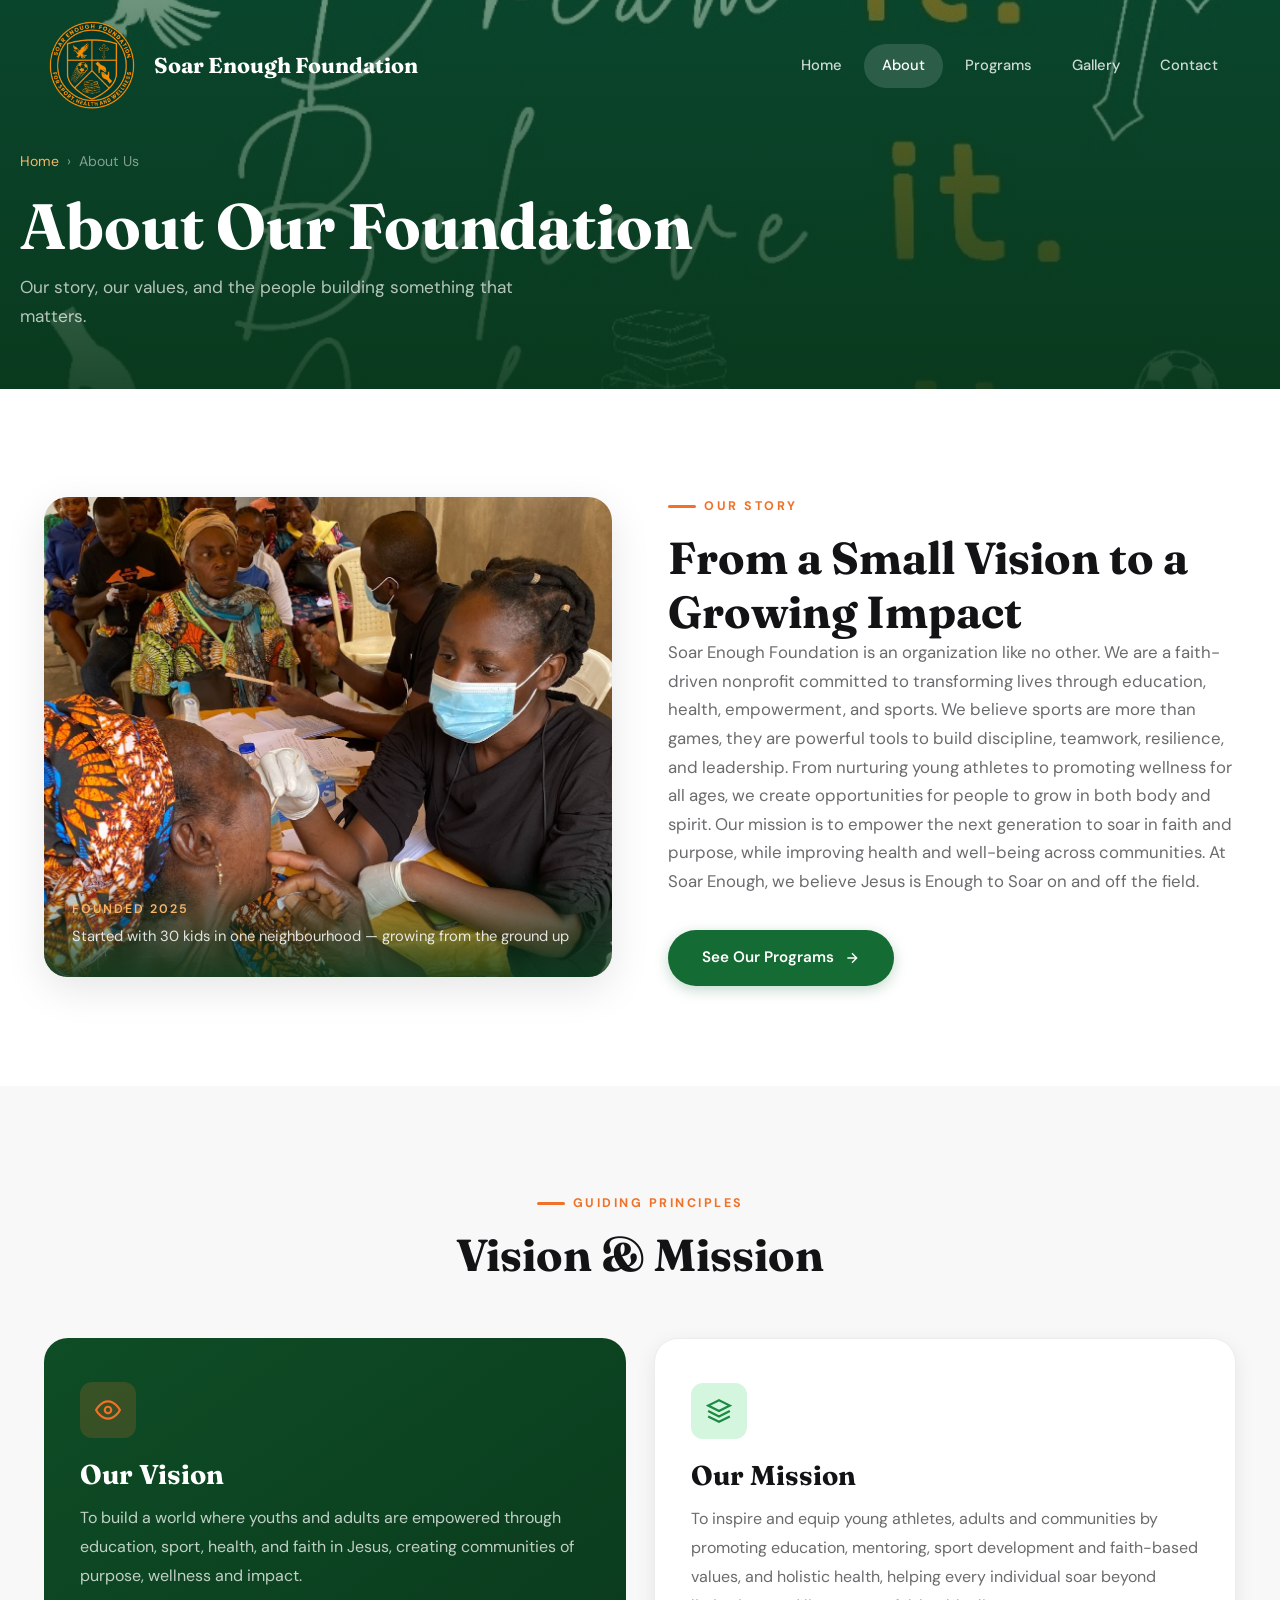
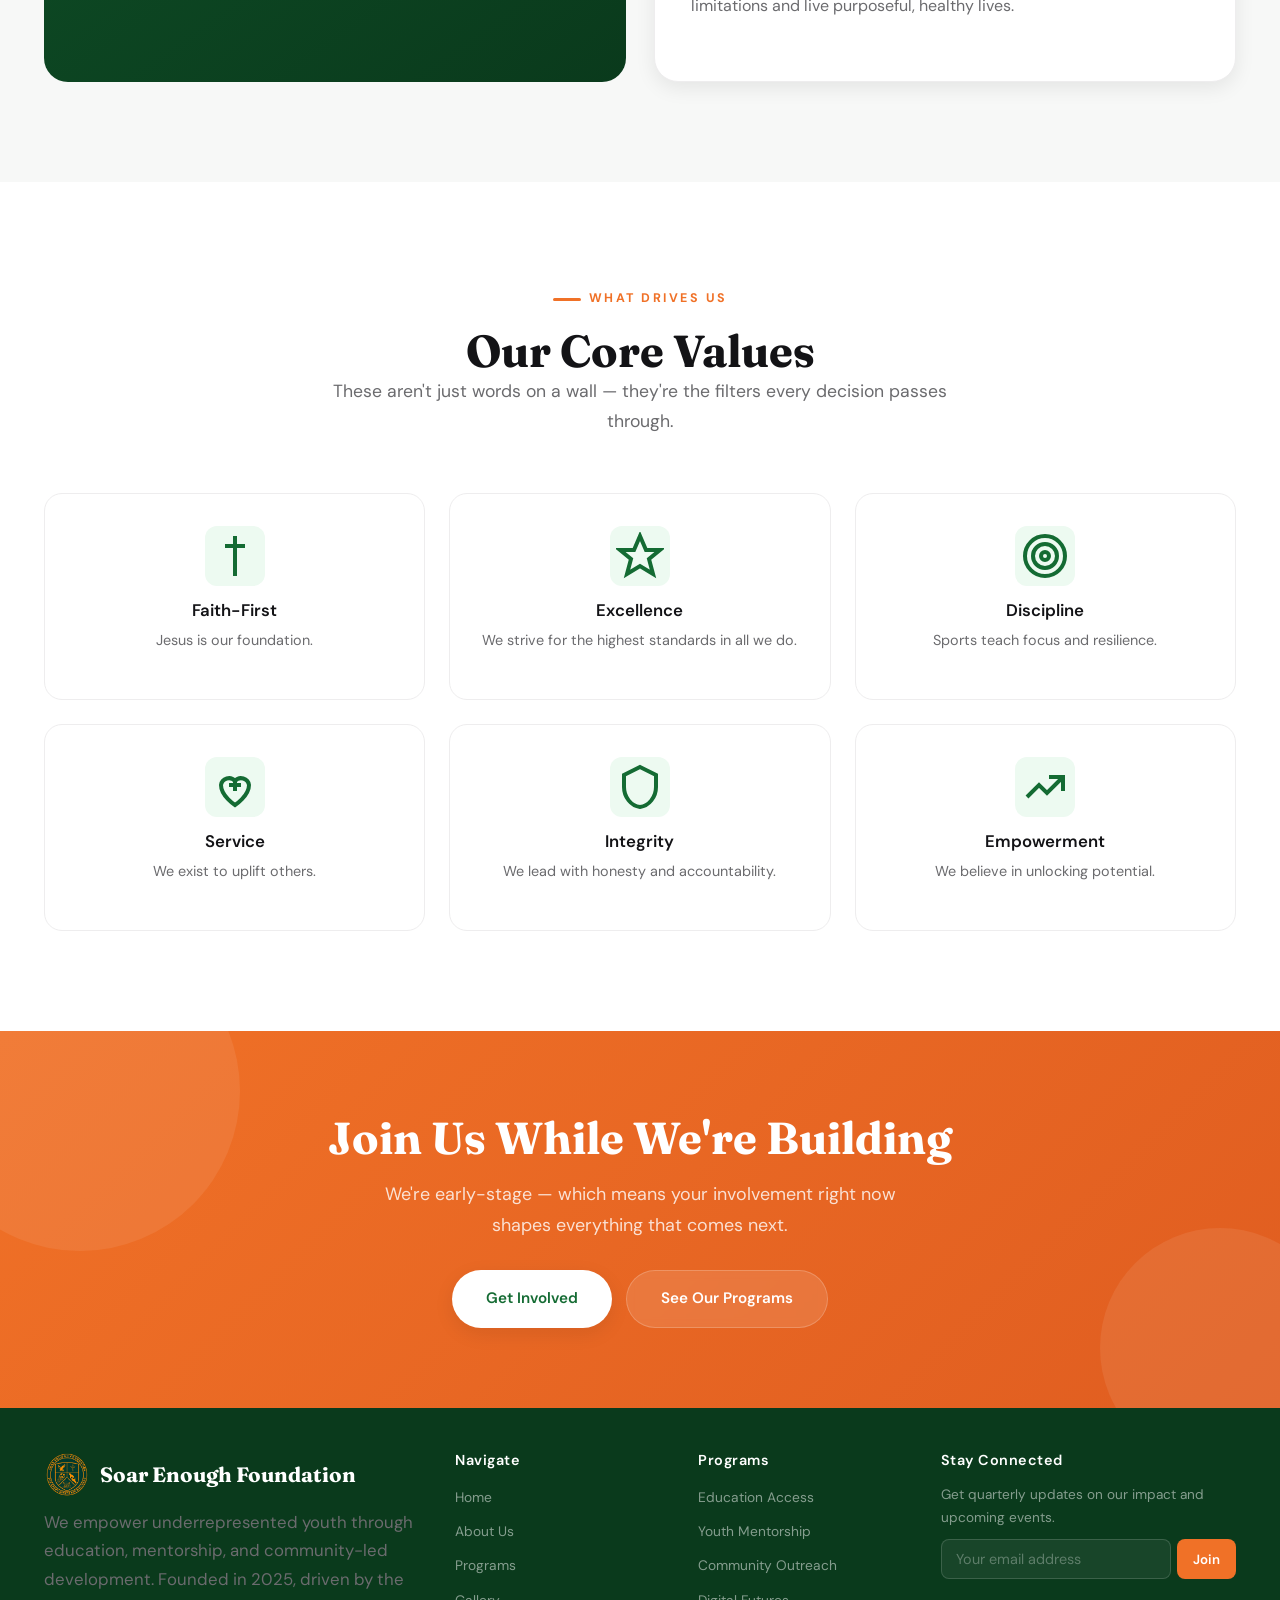
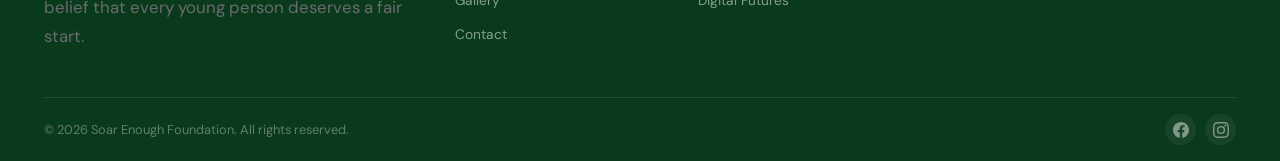
<file: about.html>
<!DOCTYPE html>
<html lang="en">
<head>
  <meta charset="UTF-8">
  <meta name="viewport" content="width=device-width, initial-scale=1.0">
  <meta name="description" content="Learn about Soar Enough Foundation — our story, vision, values, and the team driving youth empowerment. Founded 2025.">
  <title>About Us — Soar Enough Foundation</title>
  <link rel="stylesheet" href="css/style.css">
  <link rel="shortcut icon" href="images/SEFLOGO.png" type="image/x-icon">
</head>
<body>

<section class="page-banner">
  <div class="page-banner-bg">
    <img src="images/dreamit.jpg" alt="Soar Enough community members gathered together" loading="eager">
  </div>
  <div class="container">
    <div class="breadcrumb"><a href="index.html">Home</a><span>›</span><span>About Us</span></div>
    <h1>About Our Foundation</h1>
    <p>Our story, our values, and the people building something that matters.</p>
  </div>
</section>

<!-- STORY -->
<section class="section">
  <div class="container">
    <div class="story-grid">
      <div class="story-img reveal-left">
          <img src="images/outreach.jpg" alt="Founders and community members at a small gathering" loading="lazy">
        <div class="story-img-caption">
          <span>Founded 2025</span>
          <p>Started with 30 kids in one neighbourhood — growing from the ground up</p>
        </div>
      </div>
      <div class="reveal-right">
        <div class="eyebrow">Our Story</div>
        <h2>From a Small Vision to a Growing Impact</h2>
        <p>Soar Enough Foundation is an organization like no other. We are a faith-driven nonprofit committed to transforming lives through education, health, empowerment, and sports. We believe sports are more than games, they are powerful tools to build discipline, teamwork, resilience, and leadership. From nurturing young athletes to promoting wellness for all ages, we create opportunities for people to grow in both body and spirit. Our mission is to empower the next generation to soar in faith and purpose, while improving health and well-being across communities. At Soar Enough, we believe Jesus is Enough to Soar on and off the field.</p>
        <a href="programs.html" class="btn btn-primary" style="margin-top:18px;">
          See Our Programs
          <svg width="16" height="16" viewBox="0 0 24 24" fill="none" stroke="currentColor" stroke-width="2"><path d="M5 12h14M12 5l7 7-7 7"/></svg>
        </a>
      </div>
    </div>
  </div>
</section>

<!-- VISION & MISSION -->
<section class="section bg-gray-50">
  <div class="container">
    <div class="section-header reveal">
      <div class="eyebrow">Guiding Principles</div>
      <h2>Vision &amp; Mission</h2>
    </div>
    <div class="vm-grid">
      <div class="vm-card vm-card-vision reveal d1">
        <div class="vm-card-icon">
          <svg width="26" height="26" viewBox="0 0 24 24" fill="none" stroke="#F07127" stroke-width="2"><path d="M1 12s4-8 11-8 11 8 11 8-4 8-11 8-11-8-11-8z"/><circle cx="12" cy="12" r="3"/></svg>
        </div>
        <h3>Our Vision</h3>
        <p>To build a world where youths and adults are empowered through education, sport, health, and faith in Jesus, creating communities of purpose, wellness and impact.</p>
      </div>
      <div class="vm-card vm-card-mission reveal d2">
        <div class="vm-card-icon">
          <svg width="26" height="26" viewBox="0 0 24 24" fill="none" stroke="#1B8A42" stroke-width="2"><path d="M12 2L2 7l10 5 10-5-10-5z"/><path d="M2 17l10 5 10-5"/><path d="M2 12l10 5 10-5"/></svg>
        </div>
        <h3>Our Mission</h3>
        <p>To inspire and equip young athletes, adults and communities by promoting education, mentoring, sport development and faith-based values, and holistic health, helping every individual soar beyond limitations and live purposeful, healthy lives.</p>
      </div>
    </div>
  </div>
</section>

<!-- VALUES -->
<section class="section">
  <div class="container">
    <div class="section-header reveal">
      <div class="eyebrow">What Drives Us</div>
      <h2>Our Core Values</h2>
      <p>These aren't just words on a wall — they're the filters every decision passes through.</p>
    </div>
    <div class="values-grid">
      <div class="value-card reveal d1">
        <div class="value-icon"><svg width="48" height="48" viewBox="0 0 24 24" fill="none" stroke="currentColor" stroke-width="2"><path d="M12 2v20"/><path d="M7 7h10"/></svg></div>
        <h4>Faith-First</h4>
        <p>Jesus is our foundation.</p>
      </div>
      <div class="value-card reveal d2">
        <div class="value-icon"><svg width="48" height="48" viewBox="0 0 24 24" fill="none" stroke="currentColor" stroke-width="2"><polygon points="12 2 15 9 22 9 16.5 13.5 18.5 21 12 17 5.5 21 7.5 13.5 2 9 9 9 12 2"/></svg></div>
        <h4>Excellence</h4>
        <p>We strive for the highest standards in all we do.</p>
      </div>
      <div class="value-card reveal d3">
        <div class="value-icon"><svg width="48" height="48" viewBox="0 0 24 24" fill="none" stroke="currentColor" stroke-width="2"><circle cx="12" cy="12" r="10"/><circle cx="12" cy="12" r="6"/><circle cx="12" cy="12" r="2"/></svg></div>
        <h4>Discipline</h4>
        <p>Sports teach focus and resilience.</p>
      </div>
      <div class="value-card reveal d1">
        <div class="value-icon"><svg width="48" height="48" viewBox="0 0 24 24" fill="none" stroke="currentColor" stroke-width="2"><path d="M12 21s-7-4.5-7-10a4 4 0 0 1 7-2 4 4 0 0 1 7 2c0 5.5-7 10-7 10z"/><path d="M9 11h6"/><path d="M12 8v6"/>
</svg></div>
        <h4>Service</h4>
        <p>We exist to uplift others.</p>
      </div>
      <div class="value-card reveal d2">
        <div class="value-icon"><svg width="48" height="48" viewBox="0 0 24 24" fill="none" stroke="currentColor" stroke-width="2"> <path d="M12 2l8 4v6c0 5-3.5 9.5-8 10-4.5-.5-8-5-8-10V6l8-4z"/></svg></div>
        <h4>Integrity</h4>
        <p>We lead with honesty and accountability.</p>
      </div>
      <div class="value-card reveal d3">
        <div class="value-icon"><svg width="48" height="48" viewBox="0 0 24 24" fill="none" stroke="currentColor" stroke-width="2"><path d="M3 17l6-6 4 4 8-8"/><path d="M14 7h7v7"/></svg></div>
        <h4>Empowerment</h4>
        <p> We believe in unlocking potential.</p>
      </div>
    </div>
  </div>
</section>

<section class="cta-band">
  <div class="container">
    <div class="reveal">
      <h2>Join Us While We're Building</h2>
      <p>We're early-stage — which means your involvement right now shapes everything that comes next.</p>
      <div class="btn-group">
        <a href="contact.html" class="btn btn-white">Get Involved</a>
        <a href="programs.html" class="btn btn-ghost">See Our Programs</a>
      </div>
    </div>
  </div>
</section>


  <script src="js/components.js"></script>
<script src="js/main.js"></script>
</body>
</html>
</file>
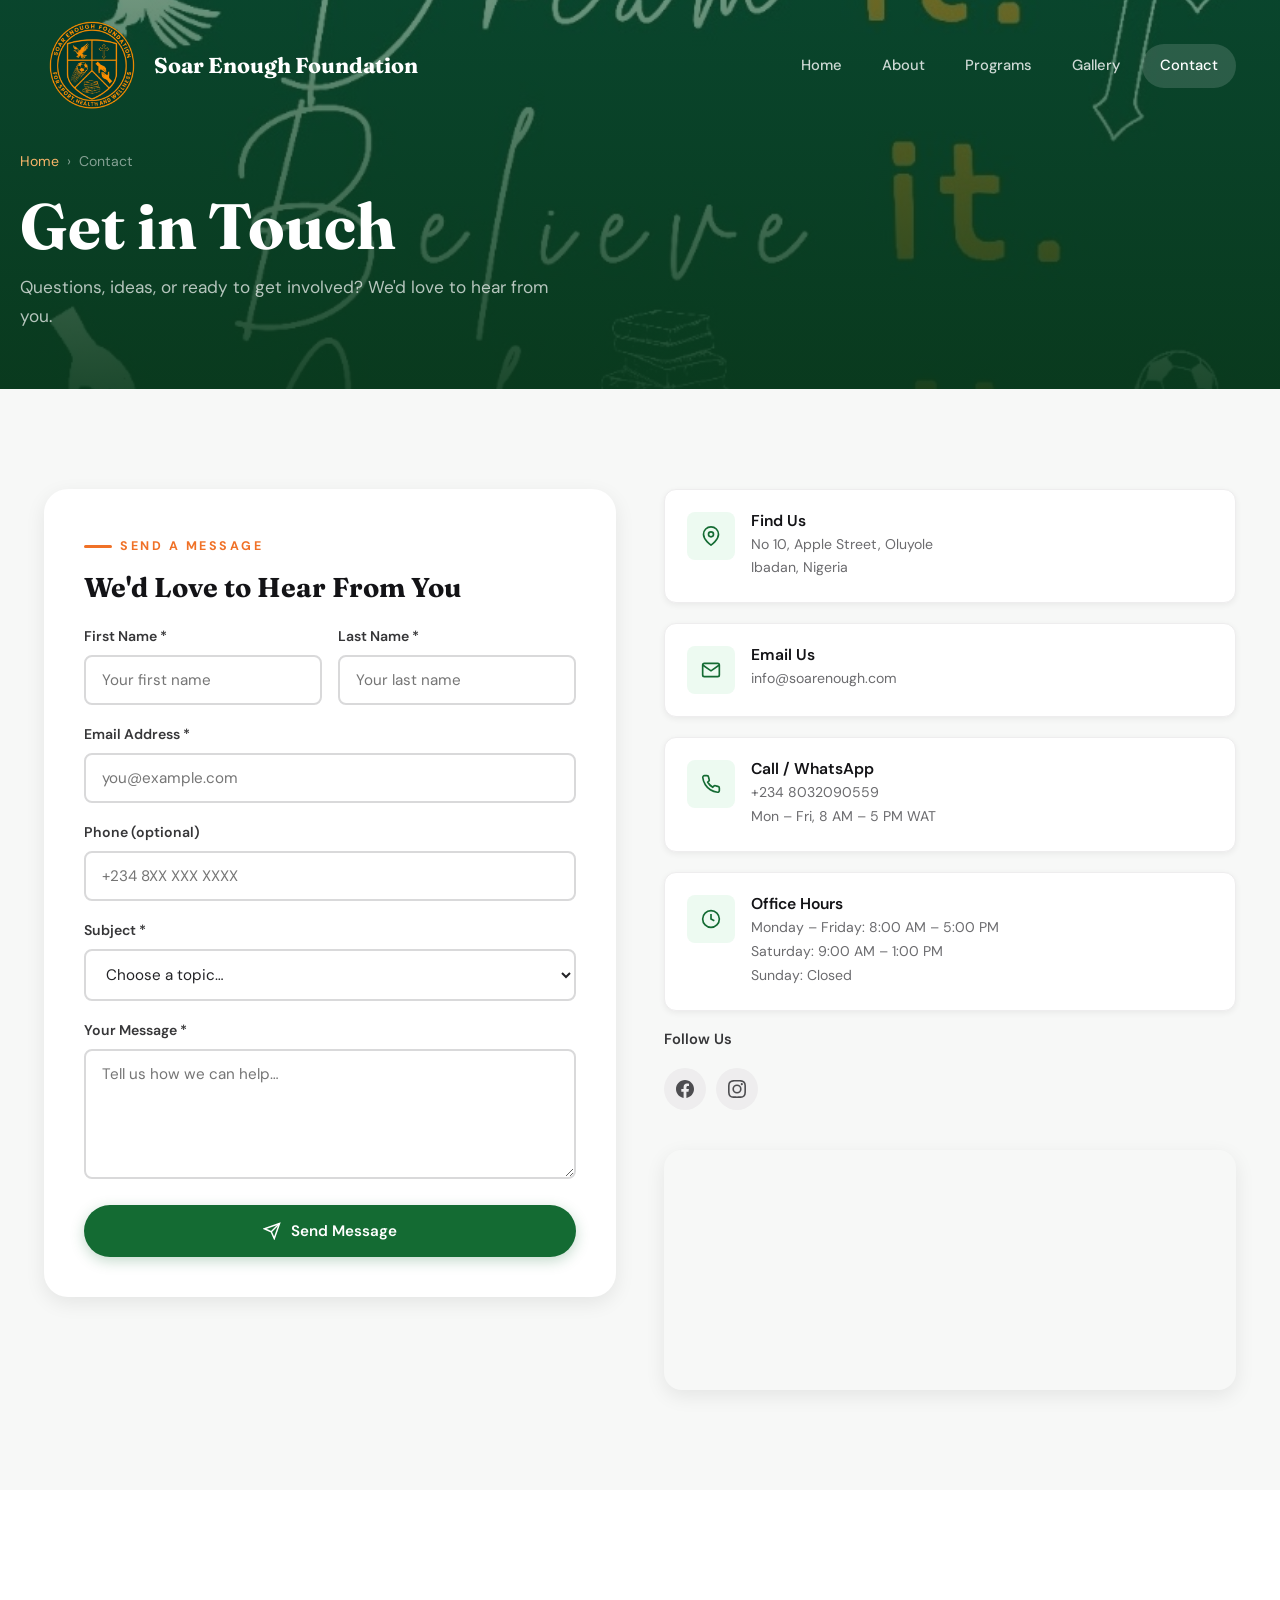
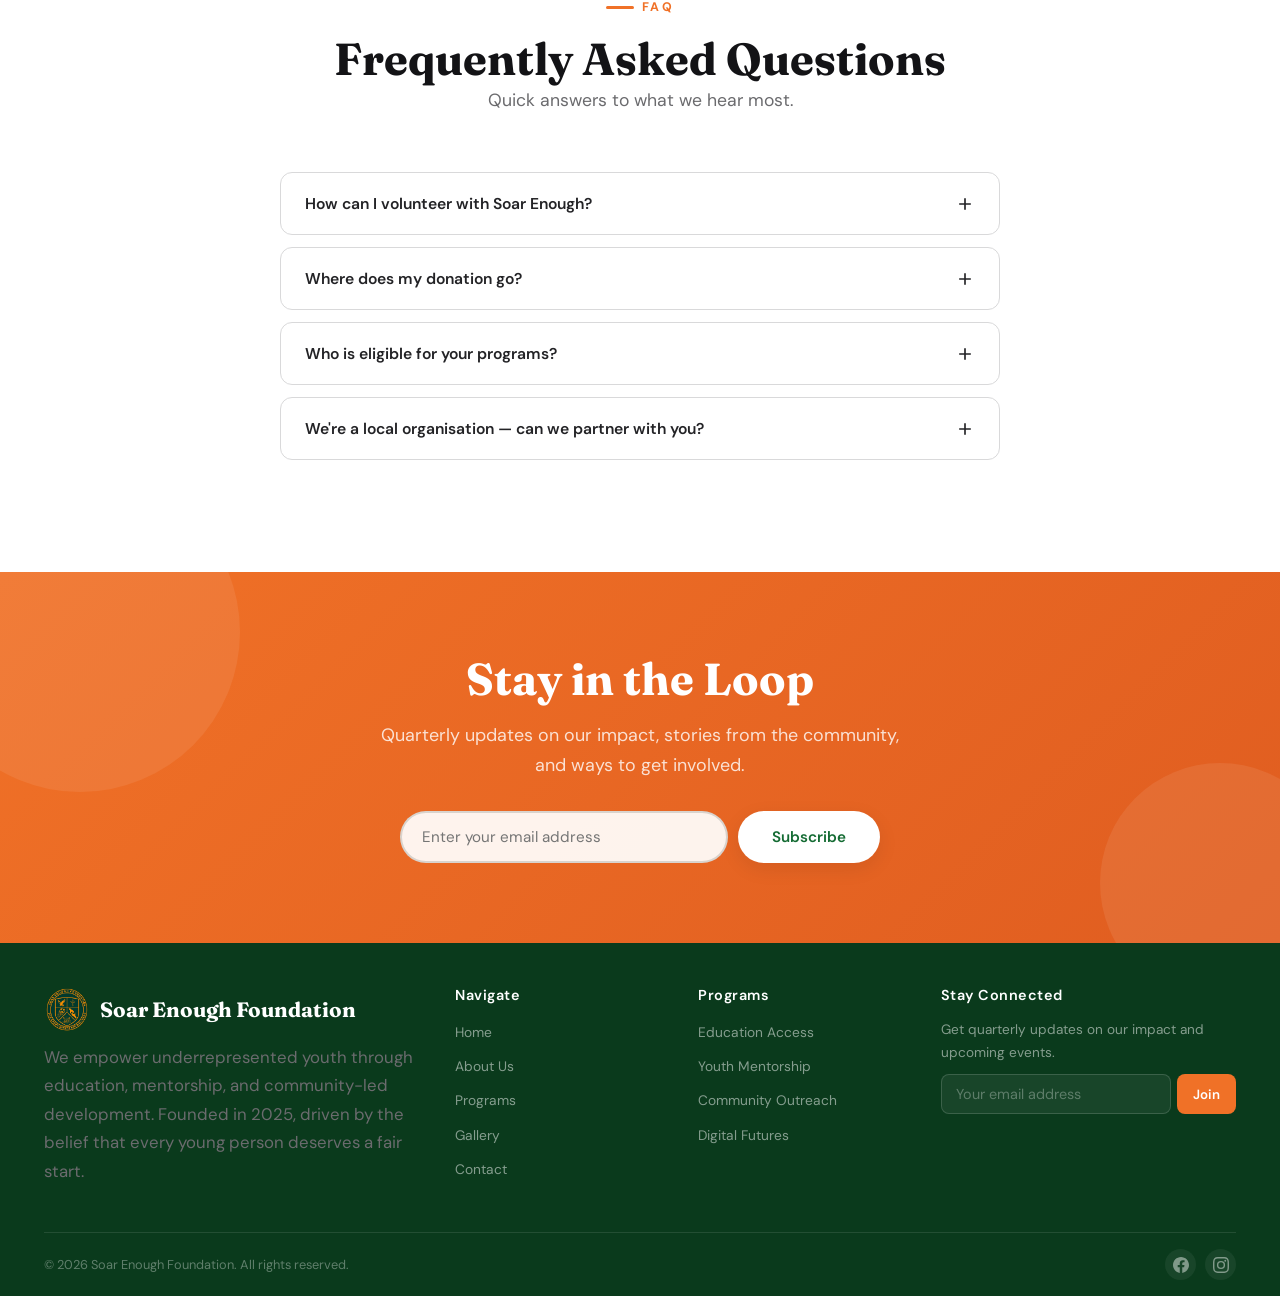
<file: contact.html>
<!DOCTYPE html>
<html lang="en">
<head>
  <meta charset="UTF-8">
  <meta name="viewport" content="width=device-width, initial-scale=1.0">
  <meta name="description" content="Contact Soar Enough Foundation — reach out for volunteering, donations, partnerships, or program applications.">
  <title>Contact Us — Soar Enough Foundation</title>
  <link rel="stylesheet" href="css/style.css">
  <link rel="shortcut icon" href="images/SEFLOGO.png" type="image/x-icon">
</head>
<body>

<section class="page-banner">
  <div class="page-banner-bg">
     <img src="images/dreamit.jpg" alt="Soar Enough Foundation team collaborating" loading="eager">
  </div>
  <div class="container">
    <div class="breadcrumb"><a href="index.html">Home</a><span>›</span><span>Contact</span></div>
    <h1>Get in Touch</h1>
    <p>Questions, ideas, or ready to get involved? We'd love to hear from you.</p>
  </div>
</section>

<!-- CONTACT SECTION -->
<section class="section bg-gray-50">
  <div class="container">
    <div class="contact-grid">

      <!-- FORM -->
      <div class="reveal-left">
        <div class="contact-form-card">
          <div class="eyebrow">Send a Message</div>
          <h3>We'd Love to Hear From You</h3>

          <form id="contactForm" action="https://formspree.io/f/xdeavlbk" method="POST">
            <input type="hidden" name="_subject" value="New message from the Soar Enough Foundation contact form">
            <input type="text" name="_gotcha" class="form-hp" tabindex="-1" autocomplete="off" aria-hidden="true">
            <div class="form-row-2">
              <div class="form-group">
                <label for="firstName">First Name *</label>
                <input type="text" id="firstName" name="firstName" placeholder="Your first name" required>
              </div>
              <div class="form-group">
                <label for="lastName">Last Name *</label>
                <input type="text" id="lastName" name="lastName" placeholder="Your last name" required>
              </div>
            </div>

            <div class="form-group">
              <label for="email">Email Address *</label>
              <input type="email" id="email" name="email" placeholder="you@example.com" required>
            </div>

            <div class="form-group">
              <label for="phone">Phone (optional)</label>
              <input type="tel" id="phone" name="phone" placeholder="+234 8XX XXX XXXX">
            </div>

            <div class="form-group">
              <label for="subject">Subject *</label>
              <select id="subject" name="subject" required>
                <option value="">Choose a topic…</option>
                <option value="general">General Inquiry</option>
                <option value="volunteer">Volunteer Opportunities</option>
                <option value="donate">Donation Information</option>
                <option value="partner">Partnership Inquiry</option>
                <option value="programs">Program Application</option>
                <option value="media">Media &amp; Press</option>
              </select>
            </div>

            <div class="form-group">
              <label for="message">Your Message *</label>
              <textarea id="message" name="message" placeholder="Tell us how we can help…" required></textarea>
            </div>

            <button type="submit" class="btn btn-primary btn-block">
              <svg width="18" height="18" viewBox="0 0 24 24" fill="none" stroke="currentColor" stroke-width="2"><line x1="22" y1="2" x2="11" y2="13"/><polygon points="22 2 15 22 11 13 2 9 22 2"/></svg>
              Send Message
            </button>
          </form>
        </div>
      </div>

      <!-- INFO -->
      <div class="reveal-right">
        <div class="contact-info-stack">

          <div class="contact-info-item">
            <div class="contact-info-icon">
              <svg width="20" height="20" viewBox="0 0 24 24" fill="none" stroke="currentColor" stroke-width="2"><path d="M21 10c0 7-9 13-9 13s-9-6-9-13a9 9 0 0 1 18 0z"/><circle cx="12" cy="10" r="3"/></svg>
            </div>
            <div>
              <h4>Find Us</h4>
              <p>No 10, Apple Street, Oluyole<br>Ibadan, Nigeria</p>
            </div>
          </div>

          <div class="contact-info-item">
            <div class="contact-info-icon">
              <svg width="20" height="20" viewBox="0 0 24 24" fill="none" stroke="currentColor" stroke-width="2"><path d="M4 4h16c1.1 0 2 .9 2 2v12c0 1.1-.9 2-2 2H4c-1.1 0-2-.9-2-2V6c0-1.1.9-2 2-2z"/><polyline points="22,6 12,13 2,6"/></svg>
            </div>
            <div>
              <h4>Email Us</h4>
              <p>info@soarenough.com</p>
            </div>
          </div>

          <div class="contact-info-item">
            <div class="contact-info-icon">
              <svg width="20" height="20" viewBox="0 0 24 24" fill="none" stroke="currentColor" stroke-width="2"><path d="M22 16.92v3a2 2 0 0 1-2.18 2 19.79 19.79 0 0 1-8.63-3.07 19.5 19.5 0 0 1-6-6 19.79 19.79 0 0 1-3.07-8.67A2 2 0 0 1 4.11 2h3a2 2 0 0 1 2 1.72c.127.96.361 1.903.7 2.81a2 2 0 0 1-.45 2.11L8.09 9.91a16 16 0 0 0 6 6l1.27-1.27a2 2 0 0 1 2.11-.45c.907.339 1.85.573 2.81.7A2 2 0 0 1 22 16.92z"/></svg>
            </div>
            <div>
              <h4>Call / WhatsApp</h4>
              <p>+234 8032090559<br>Mon – Fri, 8 AM – 5 PM WAT</p>
            </div>
          </div>

          <div class="contact-info-item">
            <div class="contact-info-icon">
              <svg width="20" height="20" viewBox="0 0 24 24" fill="none" stroke="currentColor" stroke-width="2"><circle cx="12" cy="12" r="10"/><polyline points="12 6 12 12 16 14"/></svg>
            </div>
            <div>
              <h4>Office Hours</h4>
              <p>Monday – Friday: 8:00 AM – 5:00 PM<br>Saturday: 9:00 AM – 1:00 PM<br>Sunday: Closed</p>
            </div>
          </div>

          <!-- Social -->
          <div>
            <h4 class="section-title-sm">Follow Us</h4>
            <div class="social-row">
              <a href="https://www.facebook.com/share/19i2xNeyW6/" class="social-icon-btn" aria-label="Facebook" target="_blank" rel="noopener noreferrer"><svg width="18" height="18" viewBox="0 0 24 24" fill="currentColor"><path d="M24 12.073c0-6.627-5.373-12-12-12s-12 5.373-12 12c0 5.99 4.388 10.954 10.125 11.854v-8.385H7.078v-3.47h3.047V9.43c0-3.007 1.792-4.669 4.533-4.669 1.312 0 2.686.235 2.686.235v2.953H15.83c-1.491 0-1.956.925-1.956 1.874v2.25h3.328l-.532 3.47h-2.796v8.385C19.612 23.027 24 18.062 24 12.073z"/></svg></a>
              <a href="https://www.instagram.com/soarenough?dlrf=N2Q1eXprcHo1d3Q=" class="social-icon-btn" aria-label="Instagram" target="_blank" rel="noopener noreferrer"><svg width="18" height="18" viewBox="0 0 24 24" fill="currentColor"><path d="M12 2.163c3.204 0 3.584.012 4.85.07 3.252.148 4.771 1.691 4.919 4.919.058 1.265.069 1.645.069 4.849 0 3.205-.012 3.584-.069 4.849-.149 3.225-1.664 4.771-4.919 4.919-1.266.058-1.644.07-4.85.07-3.204 0-3.584-.012-4.849-.07-3.26-.149-4.771-1.699-4.919-4.92-.058-1.265-.07-1.644-.07-4.849 0-3.204.013-3.583.07-4.849.149-3.227 1.664-4.771 4.919-4.919 1.266-.057 1.645-.069 4.849-.069zM12 0C8.741 0 8.333.014 7.053.072 2.695.272.273 2.69.073 7.052.014 8.333 0 8.741 0 12c0 3.259.014 3.668.072 4.948.2 4.358 2.618 6.78 6.98 6.98C8.333 23.986 8.741 24 12 24c3.259 0 3.668-.014 4.948-.072 4.354-.2 6.782-2.618 6.979-6.98.059-1.28.073-1.689.073-4.948 0-3.259-.014-3.667-.072-4.947-.196-4.354-2.617-6.78-6.979-6.98C15.668.014 15.259 0 12 0zm0 5.838a6.162 6.162 0 100 12.324 6.162 6.162 0 000-12.324zM12 16a4 4 0 110-8 4 4 0 010 8zm6.406-11.845a1.44 1.44 0 100 2.881 1.44 1.44 0 000-2.881z"/></svg></a>
            </div>
          </div>

          <!-- Map -->
          <div class="map-placeholder">
            <iframe src="https://www.google.com/maps/embed?pb=!1m18!1m12!1m3!1d3956.2!2d3.85!3d7.37!2m3!1f0!2f0!3f0!3m2!1i1024!2i768!4f13.1!3m3!1m2!1s0x10398d0a0e0e0e0e%3A0x0!2sOluyole%2C%20Ibadan!5e0!3m2!1sen!2sng!4v1710000000000!5m2!1sen!2sng" width="100%" height="240" style="border:0;" allowfullscreen="" loading="lazy" title="Map — Oluyole, Ibadan"></iframe>
          </div>
        </div>
      </div>
    </div>
  </div>
</section>

<!-- FAQ -->
<section class="section">
  <div class="container">
    <div class="section-header reveal">
      <div class="eyebrow">FAQ</div>
      <h2>Frequently Asked Questions</h2>
      <p>Quick answers to what we hear most.</p>
    </div>

    <div class="faq-list">
      <div class="faq-item reveal d1">
        <button class="faq-question" onclick="toggleFaq(this)">
          <span>How can I volunteer with Soar Enough?</span>
          <svg width="20" height="20" viewBox="0 0 24 24" fill="none" stroke="currentColor" stroke-width="2"><path d="M12 5v14M5 12h14"/></svg>
        </button>
        <div class="faq-answer"><div class="faq-answer-inner">
          We're always looking for volunteers — especially mentors, tutors, and people with skills in tech, health, or community organising. Send us a message through the form above or WhatsApp us directly. No experience required, just heart.
        </div></div>
      </div>

      <div class="faq-item reveal d2">
        <button class="faq-question" onclick="toggleFaq(this)">
          <span>Where does my donation go?</span>
          <svg width="20" height="20" viewBox="0 0 24 24" fill="none" stroke="currentColor" stroke-width="2"><path d="M12 5v14M5 12h14"/></svg>
        </button>
        <div class="faq-answer"><div class="faq-answer-inner">
          Right now, nearly every shilling goes directly to program materials, transport for volunteers, and the community resource centre we're setting up. We're volunteer-run, so overhead is minimal. We publish simple spending updates every quarter.
        </div></div>
      </div>

      <div class="faq-item reveal d3">
        <button class="faq-question" onclick="toggleFaq(this)">
          <span>Who is eligible for your programs?</span>
          <svg width="20" height="20" viewBox="0 0 24 24" fill="none" stroke="currentColor" stroke-width="2"><path d="M12 5v14M5 12h14"/></svg>
        </button>
        <div class="faq-answer"><div class="faq-answer-inner">
          Our programs primarily serve youth ages 8–24 from underserved communities in the Nairobi area. Eligibility varies by program — reach out and we'll help you find the right fit.
        </div></div>
      </div>

      <div class="faq-item reveal d4">
        <button class="faq-question" onclick="toggleFaq(this)">
          <span>We're a local organisation — can we partner with you?</span>
          <svg width="20" height="20" viewBox="0 0 24 24" fill="none" stroke="currentColor" stroke-width="2"><path d="M12 5v14M5 12h14"/></svg>
        </button>
        <div class="faq-answer"><div class="faq-answer-inner">
          Yes please! We actively seek partnerships with schools, churches, local NGOs, and businesses. The more we collaborate, the more young people we can reach together. Email us at info@soarenough.com.
        </div></div>
      </div>
    </div>
  </div>
</section>

<!-- NEWSLETTER CTA -->
<section class="cta-band">
  <div class="container">
    <div class="reveal">
      <h2>Stay in the Loop</h2>
      <p>Quarterly updates on our impact, stories from the community, and ways to get involved.</p>
      <div class="newsletter-wrap">
        <form id="newsletterForm" class="newsletter-form" action="https://formspree.io/f/xdeavlbk" method="POST">
          <input type="hidden" name="_subject" value="Newsletter signup from the Soar Enough Foundation website">
          <input type="text" name="_gotcha" class="form-hp" tabindex="-1" autocomplete="off" aria-hidden="true">
          <input type="email" name="email" placeholder="Enter your email address" required class="newsletter-input">
          <button type="submit" class="btn btn-white">Subscribe</button>
        </form>
      </div>
    </div>
  </div>
</section>

  <script src="js/components.js"></script>
<script src="js/main.js"></script>
</body>
</html>
</file>
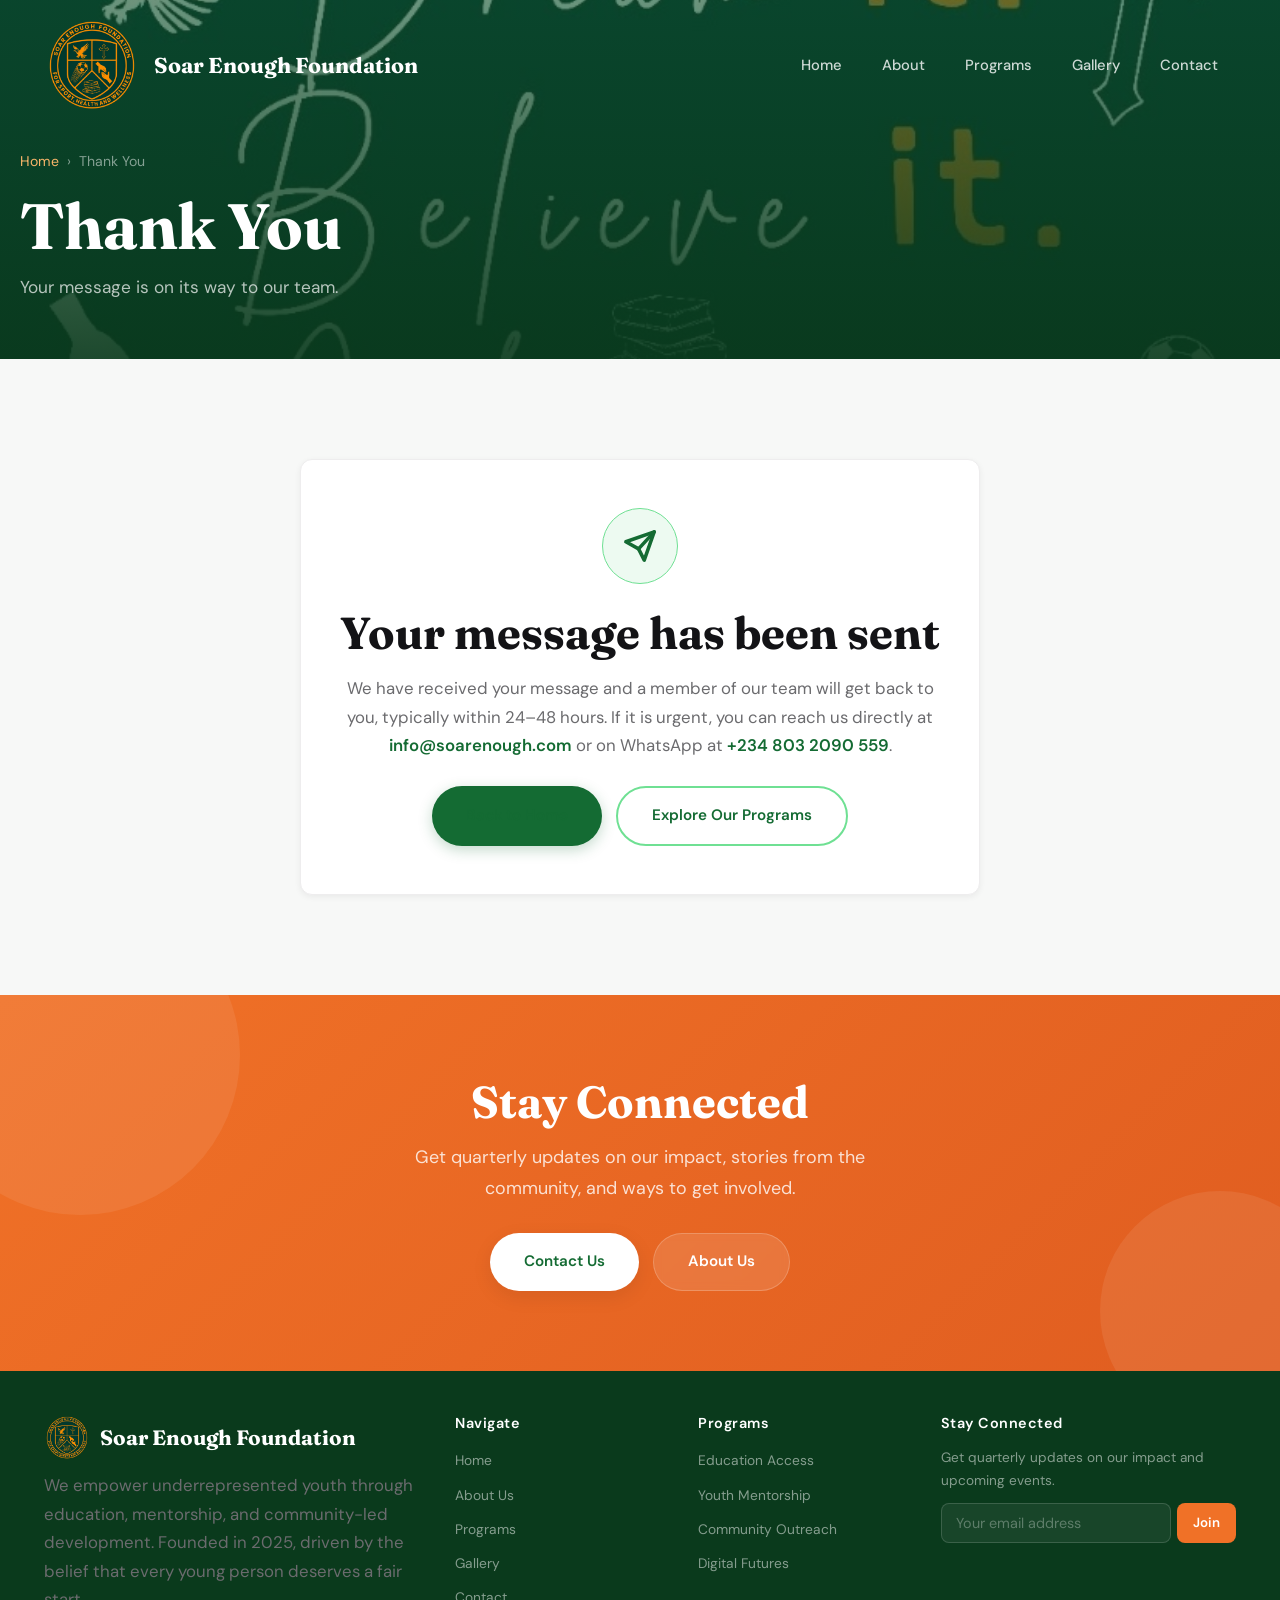
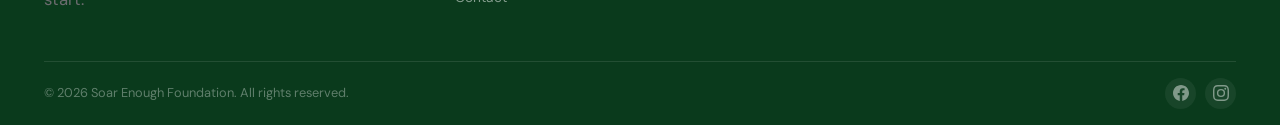
<file: thanks.html>
<!DOCTYPE html>
<html lang="en">
<head>
  <meta charset="UTF-8">
  <meta name="viewport" content="width=device-width, initial-scale=1.0">
  <meta name="description" content="Thank you for contacting Soar Enough Foundation.">
  <title>Thank You — Soar Enough Foundation</title>
  <link rel="stylesheet" href="css/style.css">
  <link rel="shortcut icon" href="images/SEFLOGO.png" type="image/x-icon">
</head>
<body>

<section class="page-banner">
  <div class="page-banner-bg">
    <img src="images/dreamit.jpg" alt="Soar Enough Foundation team collaborating" loading="eager">
  </div>
  <div class="container">
    <div class="breadcrumb"><a href="index.html">Home</a><span>›</span><span>Thank You</span></div>
    <h1>Thank You</h1>
    <p>Your message is on its way to our team.</p>
  </div>
</section>

<section class="section bg-gray-50">
  <div class="container">
    <div class="thanks-wrap">
      <div class="thanks-icon">
        <svg width="34" height="34" viewBox="0 0 24 24" fill="none" stroke="currentColor" stroke-width="2.5" stroke-linecap="round" stroke-linejoin="round"><line x1="22" y1="2" x2="11" y2="14"/><polygon points="22 2 15 22 11 14 2 9 22 2"/></svg>
      </div>
      <h2>Your message has been sent</h2>
      <p>We have received your message and a member of our team will get back to you, typically within 24–48 hours. If it is urgent, you can reach us directly at <a href="mailto:info@soarenough.com">info@soarenough.com</a> or on WhatsApp at <a href="https://wa.me/2348032090559">+234 803 2090 559</a>.</p>
      <div class="btn-group">
        <a href="index.html" class="btn btn-primary">Back to Home</a>
        <a href="programs.html" class="btn btn-outline-dark">Explore Our Programs</a>
      </div>
    </div>
  </div>
</section>

<section class="cta-band">
  <div class="container">
    <div class="reveal">
      <h2>Stay Connected</h2>
      <p>Get quarterly updates on our impact, stories from the community, and ways to get involved.</p>
      <div class="btn-group">
        <a href="contact.html" class="btn btn-white">Contact Us</a>
        <a href="about.html" class="btn btn-ghost">About Us</a>
      </div>
    </div>
  </div>
</section>

<script src="js/components.js"></script>
<script src="js/main.js"></script>
</body>
</html>
</file>
<file: css/style.css>
/* ============================================================
   SOAR ENOUGH FOUNDATION — Global Stylesheet
   Founded 2025 · Green + Orange · Youth Empowerment
   ============================================================ */

@import url('https://fonts.googleapis.com/css2?family=DM+Sans:ital,opsz,wght@0,9..40,300;0,9..40,400;0,9..40,500;0,9..40,600;0,9..40,700;1,9..40,400&family=Fraunces:ital,opsz,wght@0,9..144,400;0,9..144,600;0,9..144,700;0,9..144,800;1,9..144,400&display=swap');

/* ---------- Tokens ---------- */
:root {
  --green-900:#0a3a1c; --green-800:#0e4d26; --green-700:#146b33;
  --green-600:#1b8a42; --green-500:#22a64e; --green-400:#3fcc6d;
  --green-300:#6fe093; --green-200:#a8edbe; --green-100:#d4f5de;
  --green-50:#edfaf1;

  --orange-900:#7a2b0a; --orange-800:#9e3810; --orange-700:#c44a17;
  --orange-600:#e05d20; --orange-500:#f07127; --orange-400:#f4923f;
  --orange-300:#f8b56a; --orange-200:#fad4a0; --orange-100:#fde9ce;
  --orange-50:#fef5ea;

  --white:#fff; --gray-50:#f7f8f7; --gray-100:#eeedee;
  --gray-200:#d9d9da; --gray-300:#b8b8ba; --gray-400:#8e8e91;
  --gray-500:#6b6b6e; --gray-600:#4d4d50; --gray-700:#363638;
  --gray-800:#232326; --gray-900:#131316;

  --primary:var(--green-700);
  --accent:var(--orange-500);
  --surface:var(--white);
  --surface-alt:var(--gray-50);

  --font-display:'Fraunces',Georgia,serif;
  --font-body:'DM Sans',-apple-system,BlinkMacSystemFont,'Segoe UI',sans-serif;

  --shadow-xs:0 1px 2px rgba(0,0,0,.04);
  --shadow-sm:0 2px 6px rgba(0,0,0,.06);
  --shadow-md:0 6px 20px rgba(0,0,0,.08);
  --shadow-lg:0 12px 40px rgba(0,0,0,.1);
  --shadow-xl:0 24px 60px rgba(0,0,0,.14);

  --r-sm:8px; --r-md:12px; --r-lg:18px; --r-xl:24px; --r-full:9999px;
  --ease:cubic-bezier(.4,0,.2,1);
  --t-fast:200ms; --t-norm:350ms; --t-slow:500ms;
}

/* ---------- Reset ---------- */
*,*::before,*::after{margin:0;padding:0;box-sizing:border-box}
html{scroll-behavior:smooth;-webkit-text-size-adjust:100%}
body{font-family:var(--font-body);font-size:16px;line-height:1.7;
  color:var(--gray-800);background:var(--white);overflow-x:hidden;
  -webkit-font-smoothing:antialiased}
img{max-width:100%;height:auto;display:block}
a{text-decoration:none;color:inherit;transition:color var(--t-fast) var(--ease)}
ul,ol{list-style:none}
button{cursor:pointer;font-family:inherit;border:none;background:none}
input,textarea,select{font-family:inherit;font-size:inherit}
h1,h2,h3,h4,h5,h6{font-family:var(--font-display);font-weight:700;
  line-height:1.2;color:var(--gray-900)}
h1{font-size:clamp(2.4rem,5.5vw,4rem)}
h2{font-size:clamp(1.9rem,3.5vw,3rem)}
h3{font-size:clamp(1.3rem,2.2vw,1.7rem)}
p{color:var(--gray-500);margin-bottom:1em;font-size:1.05rem}
  .container{width:100%;max-width:1240px;margin:0 auto;
    padding-left:max(24px,env(safe-area-inset-left));
    padding-right:max(24px,env(safe-area-inset-right))}
.section{padding:100px 0}

/* ---------- Utilities ---------- */
.bg-gray-50{background:var(--surface-alt)}
.btn-group{display:flex;flex-wrap:wrap;gap:14px;justify-content:center}
.center-block{text-align:center;margin-top:48px}
.btn.btn-block{width:100%;justify-content:center;padding:16px}
.newsletter-input{flex:1;padding:14px 20px;border:2px solid rgba(12,30,20,.15);
  border-radius:var(--r-full);font-size:.95rem;background:rgba(255,255,255,.92)}
.section-title-sm{font-family:var(--font-body);font-size:.92rem;font-weight:600;
  margin-bottom:10px;color:var(--gray-700)}
.newsletter-form{display:flex;gap:10px;max-width:480px;margin:0 auto}
.contact-form-card h3{margin-bottom:22px}

/* ---------- Eyebrow / Section Header ---------- */
.eyebrow{display:inline-flex;align-items:center;gap:8px;
  font-size:.78rem;font-weight:700;letter-spacing:2.5px;
  text-transform:uppercase;color:var(--accent);margin-bottom:14px}
.eyebrow::before{content:'';width:28px;height:3px;
  background:var(--accent);border-radius:2px}
.section-header{text-align:center;max-width:640px;margin:0 auto 56px}
.section-header p{font-size:1.1rem;color:var(--gray-500)}

/* ---------- Buttons ---------- */
.btn{display:inline-flex;align-items:center;justify-content:center;gap:10px;
  padding:15px 34px;font-family:var(--font-body);font-size:.95rem;
  font-weight:600;border-radius:var(--r-full);
  transition:all var(--t-norm) var(--ease);white-space:nowrap}
.btn svg{flex-shrink:0}
.btn-primary{background:var(--primary);color:var(--white);
  box-shadow:0 4px 14px rgba(20,107,51,.25)}
.btn-primary:hover{background:var(--green-600);transform:translateY(-2px);
  box-shadow:0 8px 24px rgba(20,107,51,.3)}
.btn-accent{background:var(--accent);color:var(--white);
  box-shadow:0 4px 14px rgba(240,113,39,.25)}
.btn-accent:hover{background:var(--orange-600);transform:translateY(-2px);
  box-shadow:0 8px 24px rgba(240,113,39,.3)}
.btn-outline{background:transparent;color:var(--white);
  border:2px solid rgba(255,255,255,.45)}
.btn-outline:hover{background:var(--white);color:var(--primary);
  border-color:var(--white);transform:translateY(-2px)}
.btn-outline-dark{background:transparent;color:var(--primary);
  border:2px solid var(--green-300)}
.btn-outline-dark:hover{background:var(--primary);color:var(--white);
  border-color:var(--primary);transform:translateY(-2px)}
.btn-ghost{background:rgba(255,255,255,.12);color:var(--white);
  border:1px solid rgba(255,255,255,.2);backdrop-filter:blur(4px)}
.btn-ghost:hover{background:rgba(255,255,255,.22);transform:translateY(-2px)}
.btn-white{background:var(--white);color:var(--primary);box-shadow:var(--shadow-md)}
.btn-white:hover{background:var(--green-50);transform:translateY(-2px);
  box-shadow:var(--shadow-lg)}

/* ============================================================
   NAVBAR
   ============================================================ */
  .navbar{position:fixed;top:0;left:0;right:0;z-index:1000;
    padding:calc(18px + env(safe-area-inset-top)) 0;
    transition:all var(--t-slow) var(--ease)}
  .navbar.scrolled{background:rgba(255,255,255,.96);
    backdrop-filter:blur(16px) saturate(1.8);
    padding:calc(10px + env(safe-area-inset-top)) 0;
    box-shadow:0 2px 20px rgba(0,0,0,.07)}
.navbar .container{display:flex;align-items:center;justify-content:space-between}

.nav-brand{display:flex;align-items:center;gap:14px;
    font-family:var(--font-display);font-size:1.35rem;font-weight:700;
    color:var(--white);transition:color var(--t-norm) var(--ease)}
.navbar.scrolled .nav-brand{color:var(--green-800)}
  .nav-brand-icon{width:96px;height:96px;border-radius:0;
    background:transparent;display:flex;align-items:center;
    justify-content:center;flex-shrink:0;padding:0}
  .nav-brand-icon img{width:100%;height:100%;object-fit:contain;display:block;border-radius:0}
  .nav-brand-text{white-space:nowrap}

.nav-links{display:flex;align-items:center;gap:4px}
.nav-links a{padding:9px 18px;font-size:.92rem;font-weight:500;
  color:rgba(255,255,255,.8);border-radius:var(--r-full);
  transition:all var(--t-fast) var(--ease)}
.nav-links a:hover,.nav-links a.active{color:var(--white);
  background:rgba(255,255,255,.14)}
.navbar.scrolled .nav-links a{color:var(--gray-600)}
.navbar.scrolled .nav-links a:hover,
.navbar.scrolled .nav-links a.active{color:var(--primary);background:var(--green-50)}

.nav-cta{padding:10px 24px !important;background:var(--accent) !important;
  color:var(--white) !important;font-weight:600 !important;
  border-radius:var(--r-full) !important;
  box-shadow:0 2px 10px rgba(240,113,39,.3)}
.nav-cta:hover{background:var(--orange-600) !important;transform:scale(1.04)}

.hamburger{display:none;flex-direction:column;gap:5px;padding:6px;z-index:1002}
.hamburger span{display:block;width:26px;height:2.5px;background:var(--white);
  border-radius:3px;transition:all var(--t-norm) var(--ease);transform-origin:center}
.navbar.scrolled .hamburger span{background:var(--green-800)}
.hamburger.active span:nth-child(1){transform:rotate(45deg) translate(5px,5px)}
.hamburger.active span:nth-child(2){opacity:0;transform:scaleX(0)}
.hamburger.active span:nth-child(3){transform:rotate(-45deg) translate(6px,-6px)}

.mobile-overlay{position:fixed;inset:0;z-index:999;
  display:flex;flex-direction:column;align-items:center;justify-content:center;
  gap:8px;background:var(--green-900);opacity:0;visibility:hidden;
  transition:all var(--t-slow) var(--ease)}
.mobile-overlay.active{opacity:1;visibility:visible}
.mobile-overlay a{font-size:1.5rem;font-weight:600;
  color:rgba(255,255,255,.85);padding:12px 40px;border-radius:var(--r-md);
  transform:translateY(20px);opacity:0;transition:all var(--t-norm) var(--ease)}
.mobile-overlay.active a{transform:translateY(0);opacity:1}
.mobile-overlay a:hover{color:var(--accent);background:rgba(255,255,255,.06)}
.mobile-overlay a:nth-child(1){transition-delay:.08s}
.mobile-overlay a:nth-child(2){transition-delay:.13s}
.mobile-overlay a:nth-child(3){transition-delay:.18s}
.mobile-overlay a:nth-child(4){transition-delay:.23s}
.mobile-overlay a:nth-child(5){transition-delay:.28s}
.mobile-overlay a:nth-child(6){transition-delay:.33s}

/* ============================================================
   HERO
   ============================================================ */
.hero{position:relative;min-height:100vh;display:flex;align-items:center;overflow:hidden}
.hero-bg{position:absolute;inset:0;z-index:-2}
.hero-bg img{width:100%;height:100%;object-fit:cover}
.hero-overlay{position:absolute;inset:0;z-index:-1;
  background:linear-gradient(135deg,rgba(10,58,28,.88) 0%,
  rgba(14,77,38,.72) 40%,rgba(20,107,51,.55) 100%)}

  .hero-content{position:relative;z-index:2;max-width:680px;
    padding:150px 0 80px;color:var(--white)}

.hero-badge{display:inline-flex;align-items:center;gap:8px;
  padding:8px 18px;background:rgba(240,113,39,.18);
  border:1px solid rgba(240,113,39,.3);border-radius:var(--r-full);
  font-size:.8rem;font-weight:600;letter-spacing:1.5px;
  text-transform:uppercase;color:var(--orange-300);margin-bottom:24px;
  animation:fadeUp .7s var(--ease) both}
.hero-badge .pulse{width:8px;height:8px;background:var(--accent);
  border-radius:50%;animation:pulse 2s infinite}
@keyframes pulse{0%,100%{box-shadow:0 0 0 0 rgba(240,113,39,.5)}
  50%{box-shadow:0 0 0 8px rgba(240,113,39,0)}}

.hero h1{color:var(--white);line-height:1.1;margin-bottom:20px;
  animation:fadeUp .7s var(--ease) .12s both}
.hero h1 .highlight{color:var(--orange-400);position:relative}
.hero h1 .highlight::after{content:'';position:absolute;bottom:2px;left:0;
  width:100%;height:8px;background:rgba(240,113,39,.3);
  border-radius:4px;z-index:-1}
.hero-text{font-size:1.18rem;color:rgba(255,255,255,.78);
  line-height:1.75;max-width:520px;margin-bottom:36px;
  animation:fadeUp .7s var(--ease) .24s both}
.hero-actions{display:flex;flex-wrap:wrap;gap:14px;
  animation:fadeUp .7s var(--ease) .36s both}

.hero-stats{display:flex;gap:44px;margin-top:56px;padding-top:36px;
  border-top:1px solid rgba(255,255,255,.14);
  animation:fadeUp .7s var(--ease) .48s both}
.hero-stat-value{font-family:var(--font-display);font-size:2.4rem;
  font-weight:700;color:var(--orange-400);line-height:1}
.hero-stat-label{font-size:.84rem;color:rgba(255,255,255,.55);margin-top:4px}

.hero-shape{position:absolute;bottom:-2px;left:0;right:0;z-index:1}
.hero-shape svg{width:100%;display:block}

.scroll-hint{position:absolute;bottom:50px;left:50%;
  transform:translateX(-50%);z-index:2;
  display:flex;flex-direction:column;align-items:center;gap:8px;
  color:rgba(255,255,255,.4);font-size:.72rem;letter-spacing:2px;
  text-transform:uppercase;animation:float 2.5s ease-in-out infinite}
@keyframes float{0%,100%{transform:translateX(-50%) translateY(0)}
  50%{transform:translateX(-50%) translateY(-8px)}}

/* ============================================================
   MISSION TEASER
   ============================================================ */
.mission-section{background:var(--gray-50)}
.mission-grid{display:grid;grid-template-columns:1fr 1fr;
  gap:64px;align-items:center}
.mission-img-wrap{position:relative;border-radius:var(--r-xl);
  overflow:hidden;box-shadow:var(--shadow-xl)}
.mission-img-wrap img{width:100%;height:500px;object-fit:cover;
  transition:transform var(--t-slow) var(--ease)}
.mission-img-wrap:hover img{transform:scale(1.03)}
.mission-img-float{position:absolute;bottom:20px;right:20px;
  background:var(--accent);color:var(--white);padding:14px 22px;
  border-radius:var(--r-md);font-family:var(--font-display);
  font-size:1.05rem;font-weight:700;box-shadow:var(--shadow-lg)}

.mission-features{display:flex;flex-direction:column;gap:20px;margin-top:28px}
.mission-feat{display:flex;gap:16px}
.mission-feat-icon{flex-shrink:0;width:50px;height:50px;
  border-radius:var(--r-md);display:flex;align-items:center;
  justify-content:center;background:var(--green-100);color:var(--primary);
  transition:all var(--t-norm) var(--ease)}
.mission-feat:hover .mission-feat-icon{background:var(--primary);
  color:var(--white);transform:scale(1.06)}
.mission-feat h4{font-family:var(--font-body);font-size:1.02rem;
  font-weight:600;margin-bottom:2px}
.mission-feat p{font-size:.92rem;color:var(--gray-500);margin:0}

/* ============================================================
   PROGRAM CARDS
   ============================================================ */
.programs-grid{display:grid;grid-template-columns:repeat(3,1fr);gap:28px}
.program-card{background:var(--white);border-radius:var(--r-lg);
  overflow:hidden;box-shadow:var(--shadow-sm);border:1px solid var(--gray-100);
  transition:all var(--t-norm) var(--ease)}
.program-card:hover{transform:translateY(-8px);
  box-shadow:var(--shadow-xl);border-color:transparent}
.program-card-img{position:relative;height:220px;overflow:hidden}
.program-card-img img{width:100%;height:100%;object-fit:cover;
  transition:transform var(--t-slow) var(--ease)}
.program-card:hover .program-card-img img{transform:scale(1.08)}
.program-card-img::after{content:'';position:absolute;inset:0;
  background:linear-gradient(to top,rgba(0,0,0,.35) 0%,transparent 60%)}
.program-tag{position:absolute;top:14px;left:14px;z-index:1;
  padding:5px 14px;font-size:.72rem;font-weight:700;
  letter-spacing:1px;text-transform:uppercase;color:var(--white);
  background:var(--accent);border-radius:var(--r-full)}
.program-card-body{padding:26px}
.program-card-body h3{font-size:1.2rem;margin-bottom:10px}
.program-card-body p{font-size:.93rem;color:var(--gray-500);
  margin-bottom:18px;line-height:1.65}
.program-link{display:inline-flex;align-items:center;gap:6px;
  font-size:.9rem;font-weight:600;color:var(--primary);
  transition:gap var(--t-fast) var(--ease)}
.program-link:hover{gap:10px;color:var(--accent)}

.program-tags{display:flex;gap:6px;flex-wrap:wrap;margin-bottom:16px}
.tag-green{padding:4px 10px;background:var(--green-50);color:var(--primary);
  border-radius:20px;font-size:.76rem;font-weight:600}
.tag-orange{padding:4px 10px;background:var(--orange-50);
  color:var(--orange-700);border-radius:20px;font-size:.76rem;font-weight:600}

/* ============================================================
   IMPACT STATS
   ============================================================ */
.impact-section{background:linear-gradient(145deg,var(--green-900) 0%,var(--green-800) 100%);
  position:relative;overflow:hidden}
.impact-section::before{content:'';position:absolute;top:-120px;right:-100px;
  width:440px;height:440px;
  background:radial-gradient(circle,rgba(240,113,39,.12) 0%,transparent 70%);
  border-radius:50%}
.impact-section .eyebrow{color:var(--orange-400)}
.impact-section .eyebrow::before{background:var(--orange-400)}
.impact-section .section-header h2{color:var(--white)}
.impact-section .section-header p{color:rgba(255,255,255,.55)}

.impact-grid{display:grid;grid-template-columns:repeat(4,1fr);
  gap:24px;position:relative;z-index:1}
.impact-card{text-align:center;padding:40px 20px;
  background:rgba(255,255,255,.06);border:1px solid rgba(255,255,255,.1);
  border-radius:var(--r-lg);transition:all var(--t-norm) var(--ease)}
.impact-card:hover{background:rgba(255,255,255,.1);
  transform:translateY(-4px);border-color:rgba(240,113,39,.3)}
.impact-icon{width:56px;height:56px;margin:0 auto 18px;
  background:rgba(240,113,39,.14);border-radius:var(--r-md);
  display:flex;align-items:center;justify-content:center}
.impact-number{font-family:var(--font-display);font-size:2.8rem;
  font-weight:700;color:var(--orange-400);line-height:1;margin-bottom:6px}
.impact-label{font-size:.9rem;color:rgba(255,255,255,.6)}

/* ============================================================
   TESTIMONIALS
   ============================================================ */
.testimonials-section{background:var(--gray-50)}
.testimonial-slider{max-width:780px;margin:0 auto;position:relative}
.testimonial-card{display:none;text-align:center;padding:52px 48px;
  background:var(--white);border-radius:var(--r-xl);box-shadow:var(--shadow-md)}
.testimonial-card.active{display:block;animation:fadeIn .5s var(--ease)}
.testimonial-stars{display:flex;justify-content:center;gap:4px;
  margin-bottom:20px;color:var(--orange-400)}
.testimonial-quote{font-family:var(--font-display);font-size:1.2rem;
  font-weight:400;font-style:italic;color:var(--gray-700);
  line-height:1.75;margin-bottom:28px;position:relative}
.testimonial-author{display:flex;align-items:center;
  justify-content:center;gap:14px}
.testimonial-avatar{width:52px;height:52px;border-radius:50%;
  object-fit:cover;border:3px solid var(--green-200)}
.testimonial-name{font-weight:600;color:var(--gray-800);font-size:.98rem}
.testimonial-role{font-size:.82rem;color:var(--gray-400)}
.testimonial-dots{display:flex;justify-content:center;gap:10px;margin-top:28px}
.test-dot{width:10px;height:10px;border-radius:50%;
  background:var(--gray-300);border:none;cursor:pointer;
  transition:all var(--t-fast) var(--ease)}
.test-dot.active{background:var(--accent);transform:scale(1.3)}

/* ============================================================
   CTA BAND
   ============================================================ */
.cta-band{background:linear-gradient(135deg,var(--accent) 0%,var(--orange-600) 100%);
  padding:80px 0;text-align:center;position:relative;overflow:hidden}
.cta-band::before,.cta-band::after{content:'';position:absolute;
  border-radius:50%;background:rgba(255,255,255,.08)}
.cta-band::before{width:320px;height:320px;top:-100px;left:-80px}
.cta-band::after{width:240px;height:240px;bottom:-60px;right:-60px}
.cta-band .container{position:relative;z-index:1}
.cta-band h2{color:var(--white);margin-bottom:14px}
.cta-band p{color:rgba(255,255,255,.8);max-width:540px;
  margin:0 auto 30px;font-size:1.12rem}

/* ============================================================
   PAGE BANNER (inner pages)
   ============================================================ */
.page-banner{position:relative;min-height:340px;
  display:flex;align-items:flex-end;overflow:hidden}
.page-banner-bg{position:absolute;inset:0;z-index:-2}
.page-banner-bg img{width:100%;height:100%;object-fit:cover}
.page-banner::after{content:'';position:absolute;inset:0;z-index:-1;
  background:linear-gradient(to top,rgba(10,58,28,.92) 0%,rgba(14,77,38,.6) 100%)}
  .page-banner .container{padding:150px 0 40px}

.breadcrumb{display:flex;align-items:center;gap:8px;
  font-size:.88rem;color:rgba(255,255,255,.5);margin-bottom:14px}
.breadcrumb a{color:var(--orange-300)}
.breadcrumb a:hover{color:var(--orange-400)}
.page-banner h1{color:var(--white);margin-bottom:8px}
.page-banner p{color:rgba(255,255,255,.7);max-width:560px;font-size:1.08rem}

/* ============================================================
   ABOUT PAGE
   ============================================================ */
.story-grid{display:grid;grid-template-columns:1fr 1fr;gap:56px;align-items:center}
.story-img{border-radius:var(--r-xl);overflow:hidden;
  box-shadow:var(--shadow-lg);position:relative}
.story-img img{width:100%;height:480px;object-fit:cover}
.story-img-caption{position:absolute;bottom:0;left:0;right:0;
  padding:28px;background:linear-gradient(transparent,rgba(10,58,28,.85));
  color:var(--white)}
.story-img-caption span{display:block;font-size:.78rem;letter-spacing:2px;
  text-transform:uppercase;color:var(--orange-300);font-weight:600;margin-bottom:4px}
.story-img-caption p{color:rgba(255,255,255,.85);font-size:.92rem;margin:0}

.vm-grid{display:grid;grid-template-columns:1fr 1fr;gap:28px}
.vm-card{padding:44px 36px;border-radius:var(--r-xl);
  position:relative;overflow:hidden}
.vm-card-vision{background:linear-gradient(145deg,var(--green-800),var(--green-900));
  color:var(--white)}
.vm-card-mission{background:var(--white);box-shadow:var(--shadow-md);
  border:1px solid var(--gray-100)}
.vm-card-icon{width:56px;height:56px;border-radius:var(--r-md);
  display:flex;align-items:center;justify-content:center;
  margin-bottom:20px;background:rgba(240,113,39,.18)}
.vm-card-mission .vm-card-icon{background:var(--green-100);color:var(--primary)}
.vm-card h3{margin-bottom:14px}
.vm-card-vision h3{color:var(--white)}
.vm-card p{font-size:1rem;line-height:1.8}
.vm-card-vision p{color:rgba(255,255,255,.75)}

.values-grid{display:grid;grid-template-columns:repeat(3,1fr);gap:24px}
.value-card{padding:32px 24px;background:var(--white);
  border:1px solid var(--gray-100);border-radius:var(--r-lg);
  text-align:center;transition:all var(--t-norm) var(--ease)}
.value-card:hover{transform:translateY(-6px);
  box-shadow:var(--shadow-lg);border-color:var(--green-300)}
.value-icon{width:60px;height:60px;margin:0 auto 14px;
  background:var(--green-50);border-radius:var(--r-md);
  display:flex;align-items:center;justify-content:center;
  color:var(--primary);transition:all var(--t-norm) var(--ease)}
.value-card:hover .value-icon{background:var(--accent);color:var(--white)}
.value-card h4{font-family:var(--font-body);font-size:1.05rem;
  font-weight:600;margin-bottom:8px}
.value-card p{font-size:.9rem;color:var(--gray-500)}

.team-grid{display:grid;grid-template-columns:repeat(4,1fr);gap:28px}
.team-card{background:var(--white);border-radius:var(--r-lg);
  overflow:hidden;box-shadow:var(--shadow-sm);border:1px solid var(--gray-100);
  transition:all var(--t-norm) var(--ease)}
.team-card:hover{transform:translateY(-6px);box-shadow:var(--shadow-lg)}
.team-card-img{height:260px;overflow:hidden;position:relative}
.team-card-img img{width:100%;height:100%;object-fit:cover;
  transition:transform var(--t-slow) var(--ease)}
.team-card:hover .team-card-img img{transform:scale(1.05)}
.team-card-socials{position:absolute;bottom:-40px;left:0;right:0;
  display:flex;justify-content:center;gap:8px;padding:10px;
  background:rgba(255,255,255,.94);backdrop-filter:blur(6px);
  transition:bottom var(--t-norm) var(--ease)}
.team-card:hover .team-card-socials{bottom:0}
.team-social-btn{width:34px;height:34px;border-radius:50%;
  background:var(--gray-100);display:flex;align-items:center;
  justify-content:center;color:var(--gray-600);
  transition:all var(--t-fast) var(--ease)}
.team-social-btn:hover{background:var(--primary);color:var(--white)}
.team-card-body{padding:18px 20px;text-align:center}
.team-card-body h4{font-family:var(--font-body);font-size:1.02rem;
  font-weight:600;margin-bottom:2px}
.team-card-body span{font-size:.84rem;color:var(--accent);font-weight:600}

/* ============================================================
   GALLERY
   ============================================================ */
.gallery-filters{display:flex;justify-content:center;gap:10px;
  margin-bottom:36px;flex-wrap:wrap}
.gallery-filter{padding:9px 22px;font-size:.88rem;font-weight:600;
  border:2px solid var(--gray-200);border-radius:var(--r-full);
  background:transparent;color:var(--gray-500);
  transition:all var(--t-fast) var(--ease);cursor:pointer}
.gallery-filter:hover,.gallery-filter.active{border-color:var(--primary);
  background:var(--primary);color:var(--white)}
.gallery-grid{display:grid;grid-template-columns:repeat(4,1fr);gap:16px}
.gallery-item{position:relative;border-radius:var(--r-md);
  overflow:hidden;cursor:pointer;aspect-ratio:1}
.gallery-item.tall{grid-row:span 2}
.gallery-item.wide{grid-column:span 2}
.gallery-item img{width:100%;height:100%;object-fit:cover;
  transition:transform var(--t-slow) var(--ease)}
.gallery-item:hover img{transform:scale(1.07)}
.gallery-overlay{position:absolute;inset:0;
  background:linear-gradient(to top,rgba(10,58,28,.7) 0%,transparent 60%);
  display:flex;flex-direction:column;justify-content:flex-end;
  padding:18px;opacity:0;transition:opacity var(--t-norm) var(--ease)}
.gallery-item:hover .gallery-overlay{opacity:1}
.gallery-overlay h4{color:var(--white);font-family:var(--font-body);
  font-size:.92rem;font-weight:600}
.gallery-overlay span{font-size:.78rem;color:rgba(255,255,255,.7)}

.lightbox{position:fixed;inset:0;z-index:2000;
  background:rgba(0,0,0,.92);display:none;align-items:center;
  justify-content:center;padding:40px;backdrop-filter:blur(8px)}
.lightbox.open{display:flex;animation:fadeIn .3s var(--ease)}
.lightbox-inner{max-width:860px;position:relative}
.lightbox-inner img{max-width:100%;max-height:78vh;
  border-radius:var(--r-md);object-fit:contain}
.lightbox-close{position:absolute;top:-44px;right:0;background:none;
  border:none;color:var(--white);font-size:1.4rem;cursor:pointer;
  width:36px;height:36px;display:flex;align-items:center;
  justify-content:center;border-radius:50%;
  transition:background var(--t-fast) var(--ease)}
.lightbox-close:hover{background:rgba(255,255,255,.1)}
.lightbox-caption{color:rgba(255,255,255,.7);text-align:center;
  margin-top:14px;font-size:.92rem}

/* ============================================================
   CONTACT
   ============================================================ */
.contact-grid{display:grid;grid-template-columns:1fr 1fr;gap:48px}
.contact-form-card{background:var(--white);padding:40px;
  border-radius:var(--r-xl);box-shadow:var(--shadow-md)}
.form-row-2{display:grid;grid-template-columns:1fr 1fr;gap:16px}
.form-group{margin-bottom:18px}
.form-group label{display:block;font-size:.88rem;font-weight:600;
  color:var(--gray-700);margin-bottom:6px}
.form-group input,.form-group textarea,.form-group select{width:100%;
  padding:13px 16px;font-size:.95rem;border:2px solid var(--gray-200);
  border-radius:var(--r-sm);transition:all var(--t-fast) var(--ease);
  color:var(--gray-800);background:var(--white)}
.form-group input:focus,.form-group textarea:focus,
.form-group select:focus{outline:none;border-color:var(--primary);
  box-shadow:0 0 0 4px rgba(20,107,51,.08)}
.form-group textarea{height:130px;resize:vertical}
.form-hp{position:absolute!important;left:-9999px!important;width:1px;height:1px;
  overflow:hidden;opacity:0;pointer-events:none}
.btn:disabled{opacity:.6;cursor:not-allowed;transform:none}

.thanks-wrap{max-width:680px;margin:0 auto;text-align:center;background:var(--white);
  border:1px solid var(--gray-100);border-radius:var(--r-md);
  padding:48px 32px;box-shadow:var(--shadow-sm)}
.thanks-wrap h2{margin-bottom:14px}
.thanks-wrap p{color:var(--gray-500);margin-bottom:26px}
.thanks-wrap a{color:var(--primary);font-weight:600}
.thanks-icon{width:76px;height:76px;margin:0 auto 22px;border-radius:50%;
  display:flex;align-items:center;justify-content:center;
  background:var(--green-50);color:var(--primary);
  border:1px solid var(--green-300)}

.contact-info-stack{display:flex;flex-direction:column;gap:20px}
.contact-info-item{display:flex;gap:16px;padding:22px;
  background:var(--white);border-radius:var(--r-md);
  box-shadow:var(--shadow-sm);border:1px solid var(--gray-100);
  transition:all var(--t-norm) var(--ease)}
.contact-info-item:hover{box-shadow:var(--shadow-md);
  transform:translateX(4px);border-color:var(--green-200)}
.contact-info-icon{width:48px;height:48px;flex-shrink:0;
  background:var(--green-50);border-radius:var(--r-sm);
  display:flex;align-items:center;justify-content:center;color:var(--primary)}
.contact-info-item h4{font-family:var(--font-body);font-size:.98rem;
  font-weight:600;margin-bottom:2px}
.contact-info-item p{font-size:.88rem;color:var(--gray-500);margin:0}

.map-placeholder{border-radius:var(--r-lg);overflow:hidden;
  box-shadow:var(--shadow-md);height:240px;margin-top:20px}
.map-placeholder iframe{width:100%;height:100%;border:none}

.social-row{display:flex;gap:10px;margin-top:20px}
.social-icon-btn{width:42px;height:42px;border-radius:50%;
  background:var(--gray-100);display:flex;align-items:center;
  justify-content:center;color:var(--gray-600);
  transition:all var(--t-fast) var(--ease)}
.social-icon-btn:hover{background:var(--primary);color:var(--white);
  transform:translateY(-2px)}

/* ============================================================
   FAQ
   ============================================================ */
.faq-list{max-width:720px;margin:0 auto}
.faq-item{background:var(--white);border:1px solid var(--gray-200);
  border-radius:var(--r-md);margin-bottom:12px;overflow:hidden;
  transition:border-color var(--t-fast) var(--ease)}
.faq-item.open{border-color:var(--green-300)}
.faq-question{width:100%;display:flex;align-items:center;
  justify-content:space-between;padding:20px 24px;
  font-size:.98rem;font-weight:600;color:var(--gray-800);
  text-align:left;background:none;border:none;cursor:pointer;
  transition:color var(--t-fast) var(--ease)}
.faq-item.open .faq-question{color:var(--primary)}
.faq-question svg{flex-shrink:0;transition:transform var(--t-norm) var(--ease)}
.faq-item.open .faq-question svg{transform:rotate(45deg)}
.faq-answer{max-height:0;overflow:hidden;
  transition:max-height var(--t-norm) var(--ease)}
.faq-answer-inner{padding:0 24px 20px;font-size:.93rem;
  color:var(--gray-500);line-height:1.7}

/* ============================================================
   HOW-TO STEPS
   ============================================================ */
.steps-grid{display:grid;grid-template-columns:repeat(4,1fr);gap:24px}
.step-card{text-align:center;padding:32px 18px}
.step-number{width:68px;height:68px;margin:0 auto 18px;
  background:linear-gradient(135deg,var(--primary),var(--green-600));
  border-radius:50%;display:flex;align-items:center;justify-content:center;
  font-family:var(--font-display);font-size:1.4rem;font-weight:700;color:var(--white)}
.step-card h4{font-family:var(--font-body);font-size:1rem;
  font-weight:600;margin-bottom:6px}
.step-card p{font-size:.88rem;color:var(--gray-500)}

/* ============================================================
   FOOTER
   ============================================================ */
.site-footer{background:var(--green-900);color:rgba(255,255,255,.7);
    padding:44px 0 env(safe-area-inset-bottom)}
  .footer-grid{display:grid;grid-template-columns:1.8fr 1fr 1fr 1.4fr;
    gap:32px;padding-bottom:30px;border-bottom:1px solid rgba(255,255,255,.1)}
  .footer-brand{display:flex;align-items:center;gap:10px;margin-bottom:10px;flex-wrap:wrap}
  .footer-brand-icon{width:46px;height:46px;padding:0}
  .footer-brand-icon img{width:100%;height:100%;object-fit:contain;display:block}
.footer-brand-text{font-family:var(--font-display);font-size:1.3rem;
  font-weight:700;color:var(--white)}
  .footer-about p{font-size:.85rem;color:rgba(255,255,255,.5);line-height:1.65}
  .site-footer h5{font-family:var(--font-body);color:var(--white);
    font-size:.9rem;font-weight:600;margin-bottom:14px;letter-spacing:.5px}
  .footer-links li{margin-bottom:7px}
  .footer-links a{font-size:.86rem;color:rgba(255,255,255,.5);
  transition:all var(--t-fast) var(--ease)}
.footer-links a:hover{color:var(--orange-400);padding-left:4px}
  .footer-newsletter p{font-size:.85rem;color:rgba(255,255,255,.5);margin-bottom:10px}
  .footer-newsletter-form{display:flex;gap:6px}
  .footer-newsletter-form input{flex:1;padding:10px 14px;
  border-radius:var(--r-sm);border:1px solid rgba(255,255,255,.15);
  background:rgba(255,255,255,.06);color:var(--white);font-size:.9rem}
.footer-newsletter-form input::placeholder{color:rgba(255,255,255,.3)}
.footer-newsletter-form input:focus{outline:none;border-color:var(--accent)}
  .footer-newsletter-form button{padding:10px 16px;background:var(--accent);
    color:var(--white);font-weight:600;border-radius:var(--r-sm);
    transition:background var(--t-fast) var(--ease)}
.footer-newsletter-form button:hover{background:var(--orange-600)}

.newsletter-wrap{max-width:480px;margin:0 auto}
.newsletter-wrap .newsletter-form{max-width:100%;margin:0}

  .footer-bottom{display:flex;align-items:center;justify-content:space-between;padding:16px 0}
  .footer-bottom p{font-size:.8rem;color:rgba(255,255,255,.35);margin:0}
  .footer-socials{display:flex;gap:9px}
  .footer-socials a{width:31px;height:31px;border-radius:50%;
  background:rgba(255,255,255,.06);display:flex;align-items:center;
  justify-content:center;color:rgba(255,255,255,.45);
  transition:all var(--t-fast) var(--ease)}
.footer-socials a:hover{background:var(--accent);color:var(--white);
  transform:translateY(-2px)}

/* ============================================================
   ANIMATIONS
   ============================================================ */
@keyframes fadeIn{from{opacity:0}to{opacity:1}}
@keyframes fadeUp{from{opacity:0;transform:translateY(28px)}
  to{opacity:1;transform:translateY(0)}}

.reveal{opacity:0;transform:translateY(32px);
  transition:opacity .6s var(--ease),transform .6s var(--ease)}
.reveal.visible{opacity:1;transform:translateY(0)}
.reveal-left{opacity:0;transform:translateX(-32px);
  transition:opacity .6s var(--ease),transform .6s var(--ease)}
.reveal-left.visible{opacity:1;transform:translateX(0)}
.reveal-right{opacity:0;transform:translateX(32px);
  transition:opacity .6s var(--ease),transform .6s var(--ease)}
.reveal-right.visible{opacity:1;transform:translateX(0)}

.d1{transition-delay:.1s !important}
.d2{transition-delay:.2s !important}
.d3{transition-delay:.3s !important}
.d4{transition-delay:.4s !important}

.scroll-top{position:fixed;bottom:calc(28px + env(safe-area-inset-bottom));
    right:calc(28px + env(safe-area-inset-right));width:46px;height:46px;
  border-radius:50%;background:var(--primary);color:var(--white);
  display:flex;align-items:center;justify-content:center;
  box-shadow:var(--shadow-md);opacity:0;visibility:hidden;
  transform:translateY(12px);transition:all var(--t-norm) var(--ease);
  z-index:100;border:none}
.scroll-top.show{opacity:1;visibility:visible;transform:translateY(0)}
.scroll-top:hover{background:var(--green-600);transform:translateY(-3px)}

/* ============================================================
   RESPONSIVE
   ============================================================ */
@media(max-width:1024px){
  .programs-grid{grid-template-columns:repeat(2,1fr)}
  .impact-grid{grid-template-columns:repeat(2,1fr)}
  .team-grid{grid-template-columns:repeat(2,1fr)}
  .gallery-grid{grid-template-columns:repeat(3,1fr)}
  .footer-grid{grid-template-columns:1fr 1fr}
  .steps-grid{grid-template-columns:repeat(2,1fr)}
  .nav-brand-icon{width:72px;height:72px}
  .nav-brand{font-size:1.2rem}
}
@media(max-width:768px){
  .hamburger{display:flex;padding:10px}
  .nav-links{display:none}
  .nav-brand-icon{width:56px;height:56px}
  .nav-brand{font-size:1.05rem;gap:10px}
  .hero-content{padding-top:112px}
  .hero-stats{flex-wrap:wrap;gap:24px}
  .hero-stat-value{font-size:2rem}
  .mission-grid,.story-grid,.contact-grid{grid-template-columns:1fr;gap:36px}
  .vm-grid{grid-template-columns:1fr}
  .values-grid{grid-template-columns:1fr}
  .team-grid{grid-template-columns:1fr}
  .programs-grid{grid-template-columns:1fr}
  .impact-grid{grid-template-columns:1fr 1fr;gap:16px}
  .gallery-grid{grid-template-columns:repeat(2,1fr)}
  .gallery-item.tall,.gallery-item.wide{grid-row:span 1;grid-column:span 1}
  .footer-grid{grid-template-columns:1fr;gap:28px}
  .section{padding:72px 0}
  .form-row-2{grid-template-columns:1fr}
  .testimonial-card{padding:32px 24px}
  .scroll-hint{display:none}
  .steps-grid{grid-template-columns:1fr 1fr}
  .footer-brand-text{font-size:1.15rem}
  .footer-socials a{width:38px;height:38px}
  .form-group input,.form-group textarea,.form-group select,
  .newsletter-input,.footer-newsletter-form input{font-size:16px}
}
@media(max-width:480px){
  .hero-stats{gap:16px}
  .impact-grid{grid-template-columns:1fr}
  .gallery-grid{grid-template-columns:1fr}
  .steps-grid{grid-template-columns:1fr}
  .btn{padding:13px 24px;font-size:.9rem}
  .contact-form-card{padding:24px}
  .footer-bottom{flex-direction:column;gap:14px;text-align:center}
  .nav-brand-icon{width:48px;height:48px}
  .nav-brand{font-size:.92rem;gap:8px}
  .newsletter-form{flex-direction:column}
  .newsletter-form .btn{width:100%}
  .footer-newsletter-form{flex-direction:column}
  .footer-newsletter-form button{width:100%}
  .footer-socials a{width:40px;height:40px}
  .page-banner .container{padding:104px 0 32px}
  .lightbox{padding:16px}
  .lightbox-inner img{max-height:70vh}
  .lightbox-close{top:8px;right:4px}
  .contact-info-item{padding:18px;gap:12px}
  .cta-band .btn-group{gap:10px}
}
@media(max-height:560px) and (orientation:landscape){
  .navbar{padding-top:calc(8px + env(safe-area-inset-top));
    padding-bottom:8px}
  .nav-brand-icon{width:46px;height:46px}
  .hero{min-height:auto;padding:0}
  .hero-content{padding:100px 0 48px}
  .hero-stats{margin-top:28px;padding-top:20px;gap:28px}
  .hero-stat-value{font-size:1.7rem}
  .page-banner{min-height:260px}
  .page-banner .container{padding:110px 0 28px}
  .section{padding:56px 0}
}
</file>
